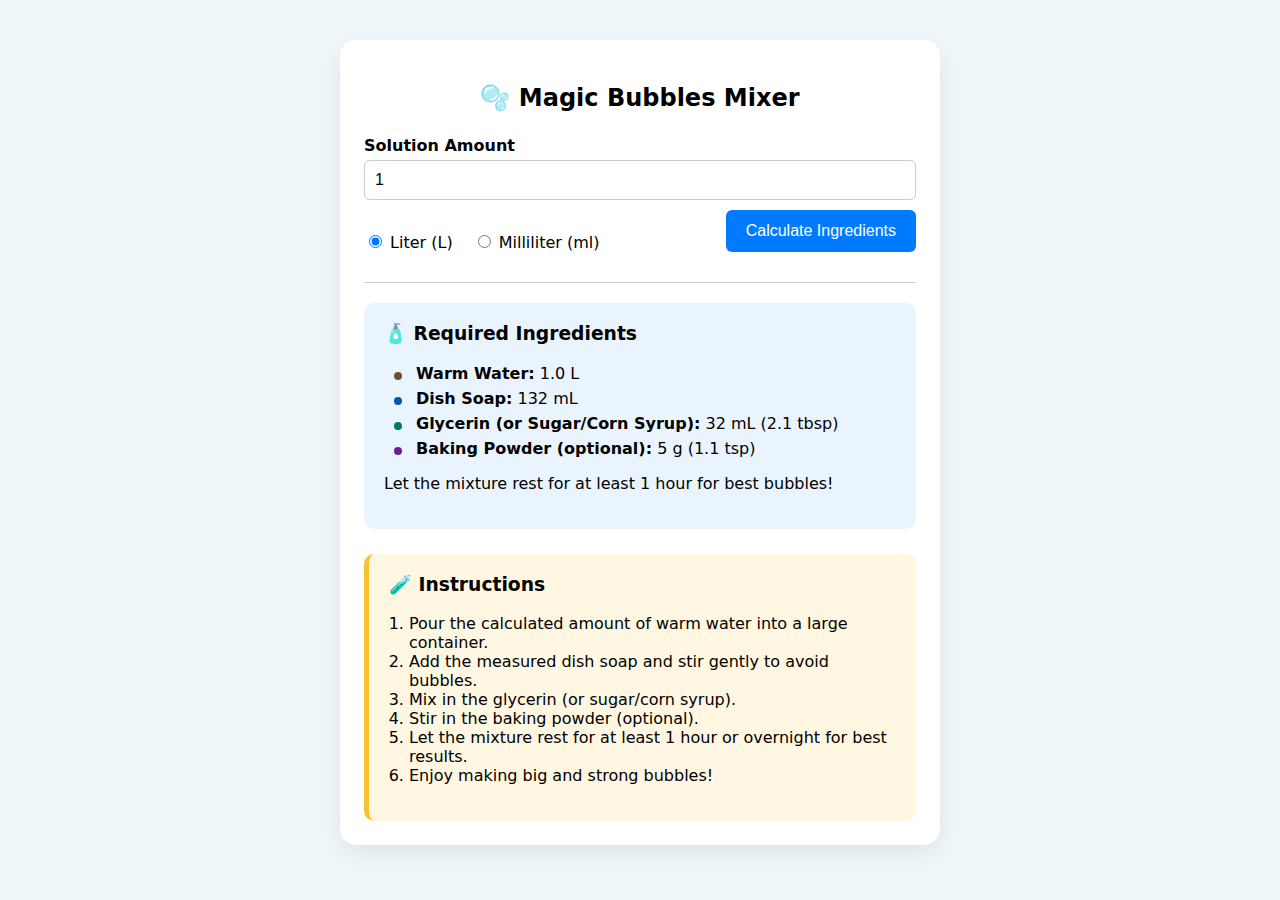
<file: bubblify.html>
<!DOCTYPE html>
<html lang="en">
<head>
  <meta charset="UTF-8">
  <title>Bubblify</title>
  <meta name="viewport" content="width=device-width, initial-scale=1.0">
  <style>
    body {
      font-family: system-ui, sans-serif;
      background: #f0f7fb;
      display: flex;
      justify-content: center;
      padding: 40px 16px;
      margin: 0;
    }
    .card {
      background: white;
      padding: 24px;
      border-radius: 16px;
      box-shadow: 0 8px 24px rgba(0, 0, 0, 0.08);
      max-width: 600px;
      width: 100%;
      box-sizing: border-box;
    }
    h2 {
      text-align: center;
      margin-bottom: 24px;
      font-size: 1.5rem;
      display: flex;
      align-items: center;
      justify-content: center;
      gap: 0.5rem;
    }
    label {
      font-weight: 600;
      display: block;
      margin-top: 15px;
    }
    input[type="number"] {
      width: 100%;
      padding: 10px;
      margin-top: 5px;
      font-size: 16px;
      border-radius: 6px;
      border: 1px solid #ccc;
      box-sizing: border-box;
    }
    .unit-button-container {
      display: flex;
      align-items: flex-end;
      justify-content: space-between;
      margin-top: 10px;
      flex-wrap: wrap;
      gap: 10px;
    }
    .unit-selection {
      display: flex;
      gap: 20px;
      flex-wrap: wrap;
    }
    .unit-selection label {
      font-weight: normal;
    }
    button {
      padding: 12px 20px;
      font-size: 16px;
      background-color: #007BFF;
      color: white;
      border: none;
      border-radius: 6px;
      cursor: pointer;
      white-space: nowrap;
    }
    .divider {
      height: 1px;
      background: #ccc;
      margin: 30px 0 20px;
    }
    .result {
      background: #EAF4FE;
      padding: 20px;
      border-radius: 10px;
    }
    .result h3 {
      margin-top: 0;
      display: flex;
      align-items: center;
      gap: 0.5rem;
    }
    .result ul {
      list-style: none;
      padding-left: 0;
    }
    .result ul li {
      position: relative;
      padding-left: 2em;
      margin-bottom: 6px;
    }
    .result ul li::before {
      content: '';
      position: absolute;
      left: 0.6em;
      top: 0.5em;
      width: 8px;
      height: 8px;
      border-radius: 50%;
    }
    .result ul li:nth-child(1)::before { background-color: #6c4f2c; }
    .result ul li:nth-child(2)::before { background-color: #0056b3; }
    .result ul li:nth-child(3)::before { background-color: #00796b; }
    .result ul li:nth-child(4)::before { background-color: #6a1b9a; }

    .instructions {
      background: #FFF7E1;
      padding: 20px;
      border-left: 5px solid #F7C132;
      margin-top: 25px;
      border-radius: 10px;
    }
    .instructions h3 {
      margin-top: 0;
      display: flex;
      align-items: center;
      gap: 0.5rem;
    }
    ol {
      padding-left: 20px;
    }

    /* Mobile responsiveness */
    @media (max-width: 480px) {
      .unit-button-container {
        flex-direction: column;
        align-items: stretch;
      }
      .unit-selection {
        justify-content: space-around;
      }
      button {
        width: 100%;
      }
    }
  </style>
</head>
<body>

  <div class="card">
    <h2>🫧 Magic Bubbles Mixer</h2>

    <label for="amount">Solution Amount</label>
    <input type="number" id="amount" value="1" min="0.1" step="0.1">

    <div class="unit-button-container">
      <div class="unit-selection">
        <label><input type="radio" name="unit" value="l" checked> Liter (L)</label>
        <label><input type="radio" name="unit" value="ml"> Milliliter (ml)</label>
      </div>
      <button onclick="calculateSolution()">Calculate Ingredients</button>
    </div>

    <div class="divider"></div>

    <div class="result" id="result"></div>

    <div class="instructions">
      <h3>🧪 Instructions</h3>
      <ol>
        <li>Pour the calculated amount of warm water into a large container.</li>
        <li>Add the measured dish soap and stir gently to avoid bubbles.</li>
        <li>Mix in the glycerin (or sugar/corn syrup).</li>
        <li>Stir in the baking powder (optional).</li>
        <li>Let the mixture rest for at least 1 hour or overnight for best results.</li>
        <li>Enjoy making big and strong bubbles!</li>
      </ol>
    </div>
  </div>

  <script>
    function formatVolume(value) {
      return value >= 1000 ? `${(value / 1000).toFixed(1)} L` : `${value.toFixed(0)} mL`;
    }

    function calculateSolution() {
      const amount = parseFloat(document.getElementById('amount').value);
      const unit = document.querySelector('input[name="unit"]:checked').value;

      if (isNaN(amount) || amount <= 0) {
        alert("Please enter a valid amount.");
        return;
      }

      const totalMl = unit === "l" ? amount * 1000 : amount;
      const baseVolume = 1900;

      const multiplier = totalMl / baseVolume;

      const water = 1900 * multiplier;
      const dishSoap = 250 * multiplier;
      const glycerinMl = 60 * multiplier;
      const glycerinTbsp = glycerinMl / 15;
      const bakingPowderGm = 10 * multiplier;
      const bakingPowderTsp = bakingPowderGm / 5;

      const result = `
        <h3>🧴 Required Ingredients</h3>
        <ul>
          <li><strong>Warm Water:</strong> ${formatVolume(water)}</li>
          <li><strong>Dish Soap:</strong> ${formatVolume(dishSoap)}</li>
          <li><strong>Glycerin (or Sugar/Corn Syrup):</strong> ${formatVolume(glycerinMl)} (${glycerinTbsp.toFixed(1)} tbsp)</li>
          <li><strong>Baking Powder (optional):</strong> ${bakingPowderGm.toFixed(0)} g (${bakingPowderTsp.toFixed(1)} tsp)</li>
        </ul>
        <p style="margin-top: 10px;">Let the mixture rest for at least 1 hour for best bubbles!</p>
      `;

      document.getElementById('result').innerHTML = result;
      document.getElementById('result').style.display = "block";
    }

    window.onload = calculateSolution;
  </script>

</body>
</html>
</file>
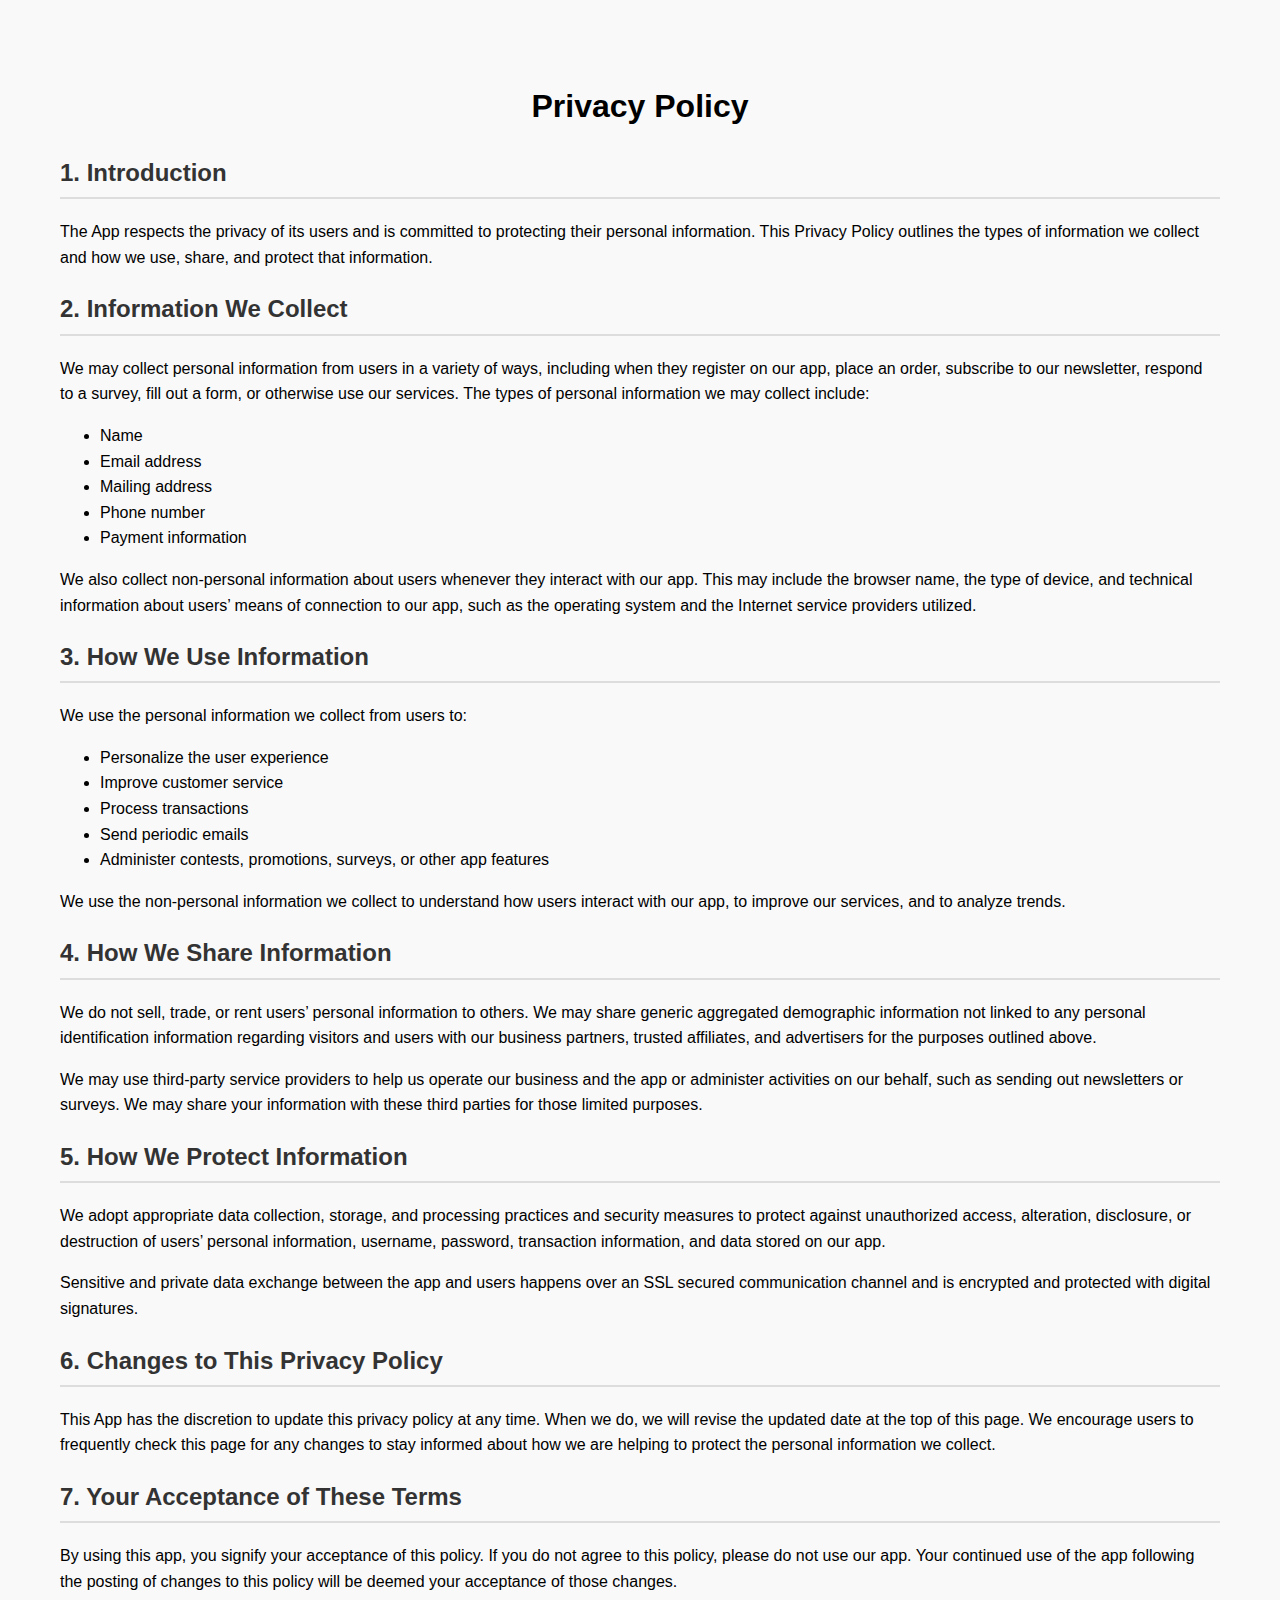
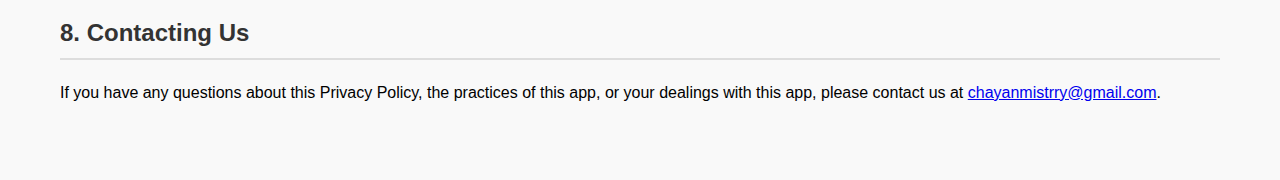
<file: privacy.html>
<!DOCTYPE html>
<html lang="en">
<head>
    <meta charset="UTF-8">
    <meta name="viewport" content="width=device-width, initial-scale=1.0">
    <title>Privacy Policy</title>
    <style>
        body {
            font-family: Arial, sans-serif;
            line-height: 1.6;
            margin: 40px;
            padding: 20px;
            background-color: #f9f9f9;
        }
        h1 {
            text-align: center;
        }
        h2 {
            color: #333;
            border-bottom: 2px solid #ddd;
            padding-bottom: 5px;
        }
        p {
            margin-bottom: 15px;
        }
        ul {
            margin-bottom: 15px;
        }
    </style>
</head>
<body>

    <h1>Privacy Policy</h1>

    <h2>1. Introduction</h2>
    <p>The App respects the privacy of its users and is committed to protecting their personal information. This Privacy Policy outlines the types of information we collect and how we use, share, and protect that information.</p>

    <h2>2. Information We Collect</h2>
    <p>We may collect personal information from users in a variety of ways, including when they register on our app, place an order, subscribe to our newsletter, respond to a survey, fill out a form, or otherwise use our services. The types of personal information we may collect include:</p>
    <ul>
        <li>Name</li>
        <li>Email address</li>
        <li>Mailing address</li>
        <li>Phone number</li>
        <li>Payment information</li>
    </ul>
    <p>We also collect non-personal information about users whenever they interact with our app. This may include the browser name, the type of device, and technical information about users’ means of connection to our app, such as the operating system and the Internet service providers utilized.</p>

    <h2>3. How We Use Information</h2>
    <p>We use the personal information we collect from users to:</p>
    <ul>
        <li>Personalize the user experience</li>
        <li>Improve customer service</li>
        <li>Process transactions</li>
        <li>Send periodic emails</li>
        <li>Administer contests, promotions, surveys, or other app features</li>
    </ul>
    <p>We use the non-personal information we collect to understand how users interact with our app, to improve our services, and to analyze trends.</p>

    <h2>4. How We Share Information</h2>
    <p>We do not sell, trade, or rent users’ personal information to others. We may share generic aggregated demographic information not linked to any personal identification information regarding visitors and users with our business partners, trusted affiliates, and advertisers for the purposes outlined above.</p>
    <p>We may use third-party service providers to help us operate our business and the app or administer activities on our behalf, such as sending out newsletters or surveys. We may share your information with these third parties for those limited purposes.</p>

    <h2>5. How We Protect Information</h2>
    <p>We adopt appropriate data collection, storage, and processing practices and security measures to protect against unauthorized access, alteration, disclosure, or destruction of users’ personal information, username, password, transaction information, and data stored on our app.</p>
    <p>Sensitive and private data exchange between the app and users happens over an SSL secured communication channel and is encrypted and protected with digital signatures.</p>

    <h2>6. Changes to This Privacy Policy</h2>
    <p>This App has the discretion to update this privacy policy at any time. When we do, we will revise the updated date at the top of this page. We encourage users to frequently check this page for any changes to stay informed about how we are helping to protect the personal information we collect.</p>

    <h2>7. Your Acceptance of These Terms</h2>
    <p>By using this app, you signify your acceptance of this policy. If you do not agree to this policy, please do not use our app. Your continued use of the app following the posting of changes to this policy will be deemed your acceptance of those changes.</p>

    <h2>8. Contacting Us</h2>
    <p>If you have any questions about this Privacy Policy, the practices of this app, or your dealings with this app, please contact us at <a href="mailto:chayanmistrry@gmail.com">chayanmistrry@gmail.com</a>.</p>

</body>
</html>
</file>
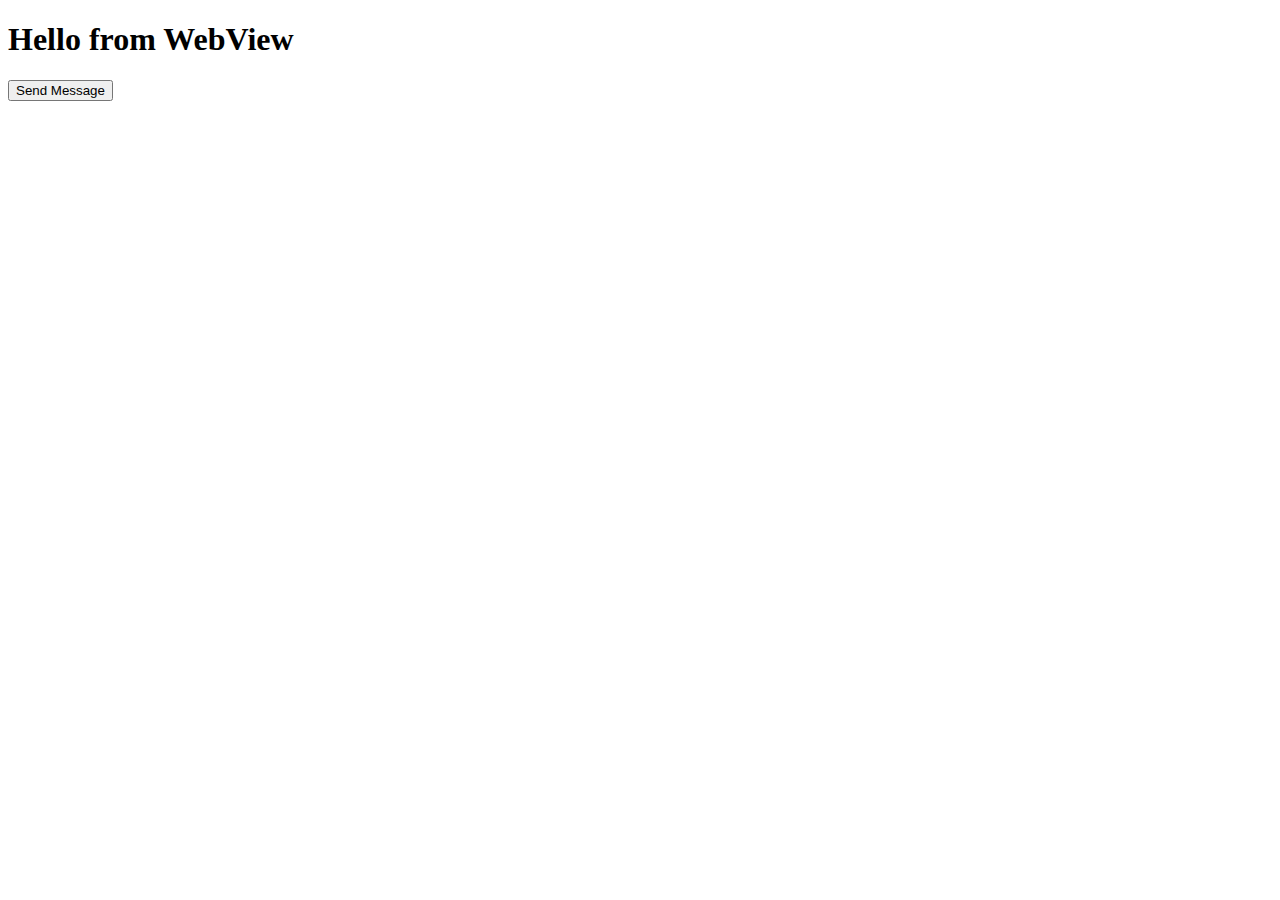
<file: rn_demo.html>
<!DOCTYPE html>
<html>
  <body>
    <h1>Hello from WebView</h1>
    <button onclick="sendMessageToReactNative()">Send Message</button>

    <script>
      function sendMessageToReactNative() {
        const message = {
          text: 'Hello from web content!',
          someParameter: 42,
        };
        // Send the message to React Native
        window.postMessage(JSON.stringify(message));
      }
    </script>
  </body>
</html>
</file>
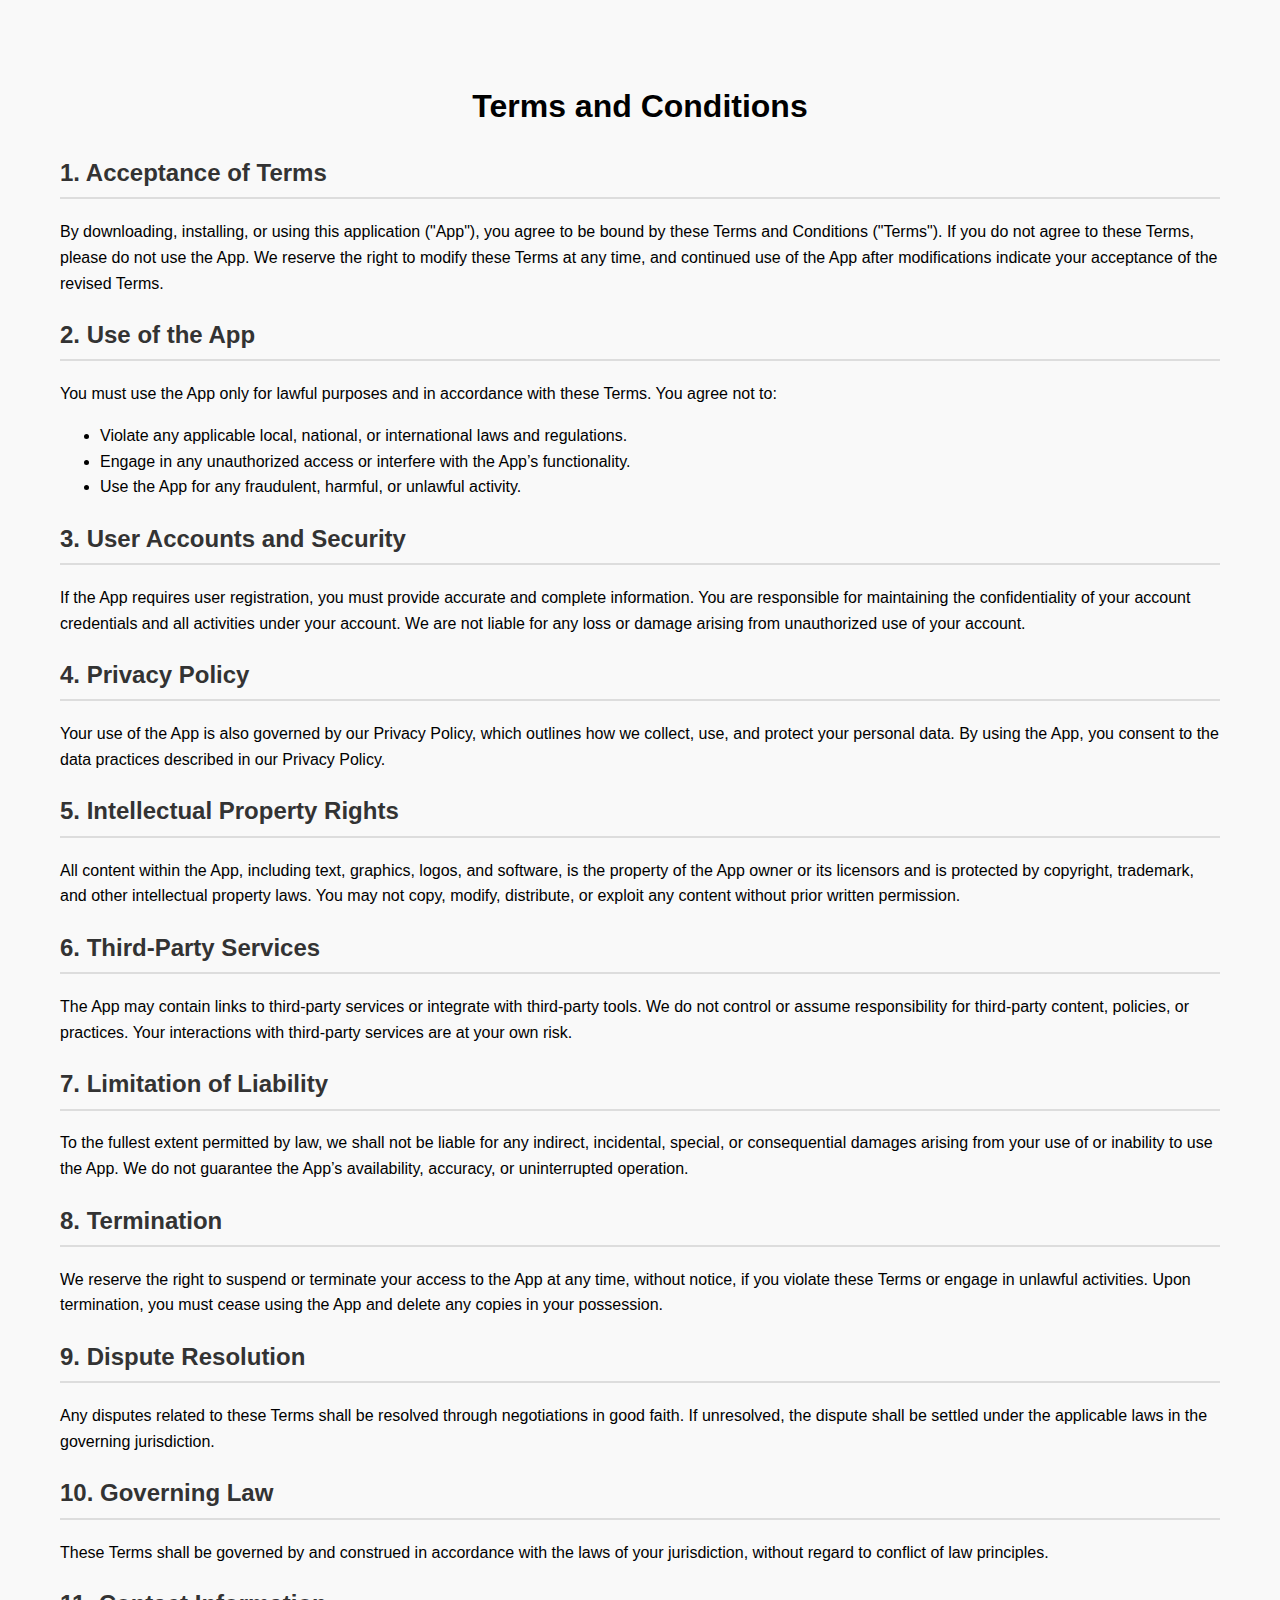
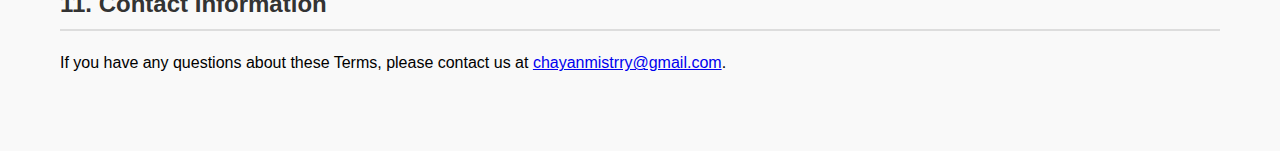
<file: terms.html>
<!DOCTYPE html>
<html lang="en">
<head>
    <meta charset="UTF-8">
    <meta name="viewport" content="width=device-width, initial-scale=1.0">
    <title>Terms and Conditions</title>
    <style>
        body {
            font-family: Arial, sans-serif;
            line-height: 1.6;
            margin: 40px;
            padding: 20px;
            background-color: #f9f9f9;
        }
        h1 {
            text-align: center;
        }
        h2 {
            color: #333;
            border-bottom: 2px solid #ddd;
            padding-bottom: 5px;
        }
        p {
            margin-bottom: 15px;
        }
        ul {
            margin-bottom: 15px;
        }
    </style>
</head>
<body>

    <h1>Terms and Conditions</h1>

    <h2>1. Acceptance of Terms</h2>
    <p>By downloading, installing, or using this application ("App"), you agree to be bound by these Terms and Conditions ("Terms"). If you do not agree to these Terms, please do not use the App. We reserve the right to modify these Terms at any time, and continued use of the App after modifications indicate your acceptance of the revised Terms.</p>

    <h2>2. Use of the App</h2>
    <p>You must use the App only for lawful purposes and in accordance with these Terms. You agree not to:</p>
    <ul>
        <li>Violate any applicable local, national, or international laws and regulations.</li>
        <li>Engage in any unauthorized access or interfere with the App’s functionality.</li>
        <li>Use the App for any fraudulent, harmful, or unlawful activity.</li>
    </ul>

    <h2>3. User Accounts and Security</h2>
    <p>If the App requires user registration, you must provide accurate and complete information. You are responsible for maintaining the confidentiality of your account credentials and all activities under your account. We are not liable for any loss or damage arising from unauthorized use of your account.</p>

    <h2>4. Privacy Policy</h2>
    <p>Your use of the App is also governed by our Privacy Policy, which outlines how we collect, use, and protect your personal data. By using the App, you consent to the data practices described in our Privacy Policy.</p>

    <h2>5. Intellectual Property Rights</h2>
    <p>All content within the App, including text, graphics, logos, and software, is the property of the App owner or its licensors and is protected by copyright, trademark, and other intellectual property laws. You may not copy, modify, distribute, or exploit any content without prior written permission.</p>

    <h2>6. Third-Party Services</h2>
    <p>The App may contain links to third-party services or integrate with third-party tools. We do not control or assume responsibility for third-party content, policies, or practices. Your interactions with third-party services are at your own risk.</p>

    <h2>7. Limitation of Liability</h2>
    <p>To the fullest extent permitted by law, we shall not be liable for any indirect, incidental, special, or consequential damages arising from your use of or inability to use the App. We do not guarantee the App’s availability, accuracy, or uninterrupted operation.</p>

    <h2>8. Termination</h2>
    <p>We reserve the right to suspend or terminate your access to the App at any time, without notice, if you violate these Terms or engage in unlawful activities. Upon termination, you must cease using the App and delete any copies in your possession.</p>

    <h2>9. Dispute Resolution</h2>
    <p>Any disputes related to these Terms shall be resolved through negotiations in good faith. If unresolved, the dispute shall be settled under the applicable laws in the governing jurisdiction.</p>

    <h2>10. Governing Law</h2>
    <p>These Terms shall be governed by and construed in accordance with the laws of your jurisdiction, without regard to conflict of law principles.</p>

    <h2>11. Contact Information</h2>
    <p>If you have any questions about these Terms, please contact us at <a href="mailto:chayanmistrry@gmail.com">chayanmistrry@gmail.com</a>.</p>

</body>
</html>
</file>
